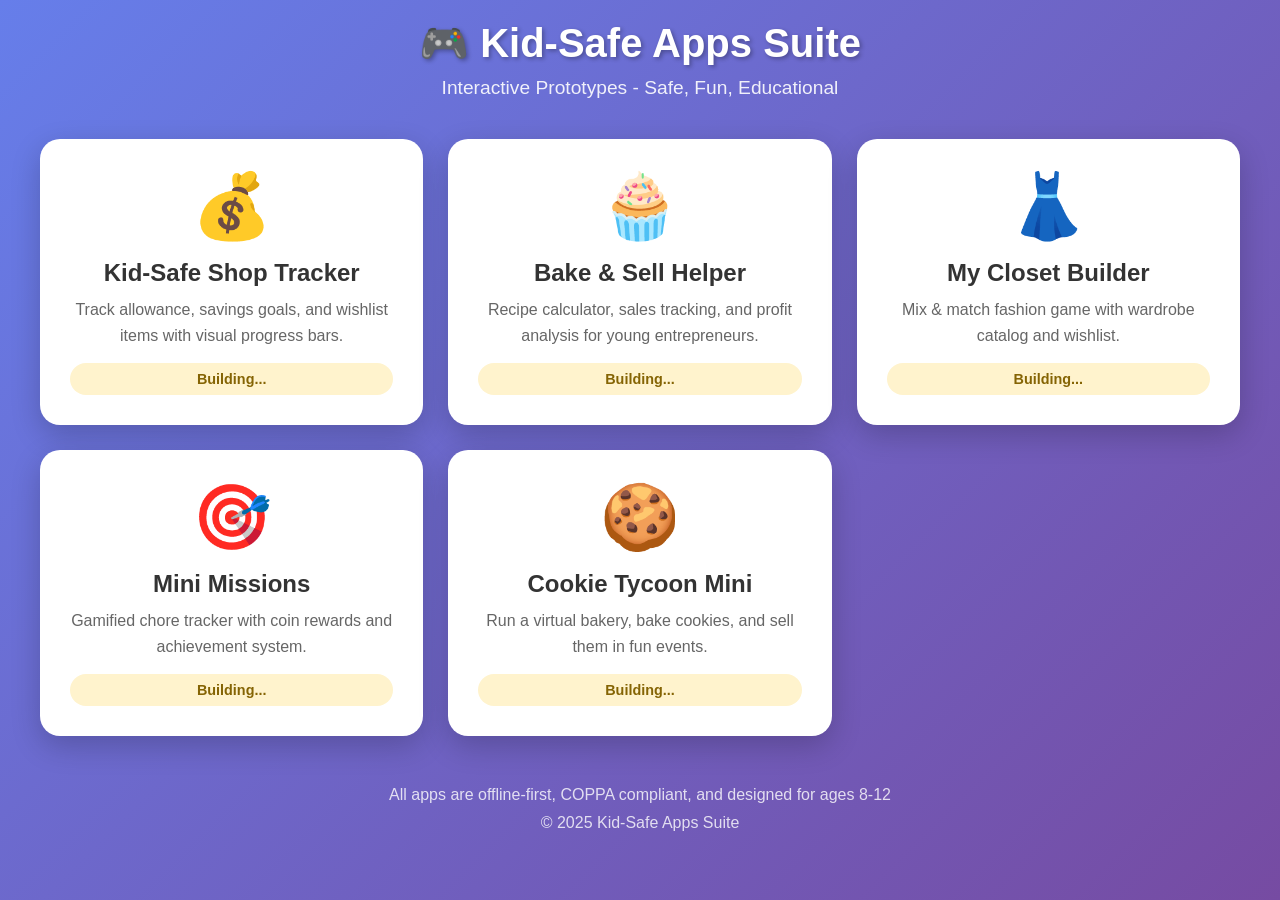
<file: prototypes/index.html>
<!DOCTYPE html>
<html lang="en">
<head>
    <meta charset="UTF-8">
    <meta name="viewport" content="width=device-width, initial-scale=1.0">
    <title>Kid-Safe Apps Suite - Prototypes</title>
    <style>
        * {
            margin: 0;
            padding: 0;
            box-sizing: border-box;
        }

        body {
            font-family: 'Arial', sans-serif;
            background: linear-gradient(135deg, #667eea 0%, #764ba2 100%);
            min-height: 100vh;
            display: flex;
            flex-direction: column;
            align-items: center;
            padding: 20px;
        }

        .header {
            text-align: center;
            color: white;
            margin-bottom: 40px;
        }

        .header h1 {
            font-size: 2.5em;
            margin-bottom: 10px;
            text-shadow: 2px 2px 4px rgba(0,0,0,0.3);
        }

        .header p {
            font-size: 1.2em;
            opacity: 0.9;
        }

        .apps-grid {
            display: grid;
            grid-template-columns: repeat(auto-fit, minmax(300px, 1fr));
            gap: 25px;
            max-width: 1200px;
            width: 100%;
        }

        .app-card {
            background: white;
            border-radius: 20px;
            padding: 30px;
            box-shadow: 0 10px 30px rgba(0,0,0,0.2);
            transition: transform 0.3s, box-shadow 0.3s;
            cursor: pointer;
            text-decoration: none;
            color: inherit;
            display: block;
        }

        .app-card:hover {
            transform: translateY(-10px);
            box-shadow: 0 15px 40px rgba(0,0,0,0.3);
        }

        .app-icon {
            font-size: 4em;
            text-align: center;
            margin-bottom: 15px;
        }

        .app-card h2 {
            color: #333;
            font-size: 1.5em;
            margin-bottom: 10px;
            text-align: center;
        }

        .app-card p {
            color: #666;
            text-align: center;
            line-height: 1.6;
            margin-bottom: 15px;
        }

        .app-status {
            text-align: center;
            padding: 8px;
            border-radius: 20px;
            font-weight: bold;
            font-size: 0.9em;
        }

        .status-ready {
            background: #d4edda;
            color: #155724;
        }

        .status-building {
            background: #fff3cd;
            color: #856404;
        }

        .footer {
            margin-top: 50px;
            color: white;
            text-align: center;
            opacity: 0.8;
        }

        @media (max-width: 768px) {
            .apps-grid {
                grid-template-columns: 1fr;
            }

            .header h1 {
                font-size: 2em;
            }
        }
    </style>
</head>
<body>
    <div class="header">
        <h1>🎮 Kid-Safe Apps Suite</h1>
        <p>Interactive Prototypes - Safe, Fun, Educational</p>
    </div>

    <div class="apps-grid">
        <a href="kid-safe-shop-tracker/index.html" class="app-card">
            <div class="app-icon">💰</div>
            <h2>Kid-Safe Shop Tracker</h2>
            <p>Track allowance, savings goals, and wishlist items with visual progress bars.</p>
            <div class="app-status status-building">Building...</div>
        </a>

        <a href="bake-and-sell-helper/index.html" class="app-card">
            <div class="app-icon">🧁</div>
            <h2>Bake & Sell Helper</h2>
            <p>Recipe calculator, sales tracking, and profit analysis for young entrepreneurs.</p>
            <div class="app-status status-building">Building...</div>
        </a>

        <a href="my-closet-builder/index.html" class="app-card">
            <div class="app-icon">👗</div>
            <h2>My Closet Builder</h2>
            <p>Mix & match fashion game with wardrobe catalog and wishlist.</p>
            <div class="app-status status-building">Building...</div>
        </a>

        <a href="mini-missions-app/index.html" class="app-card">
            <div class="app-icon">🎯</div>
            <h2>Mini Missions</h2>
            <p>Gamified chore tracker with coin rewards and achievement system.</p>
            <div class="app-status status-building">Building...</div>
        </a>

        <a href="cookie-tycoon-mini/index.html" class="app-card">
            <div class="app-icon">🍪</div>
            <h2>Cookie Tycoon Mini</h2>
            <p>Run a virtual bakery, bake cookies, and sell them in fun events.</p>
            <div class="app-status status-building">Building...</div>
        </a>
    </div>

    <div class="footer">
        <p>All apps are offline-first, COPPA compliant, and designed for ages 8-12</p>
        <p style="margin-top: 10px;">© 2025 Kid-Safe Apps Suite</p>
    </div>
</body>
</html>
</file>
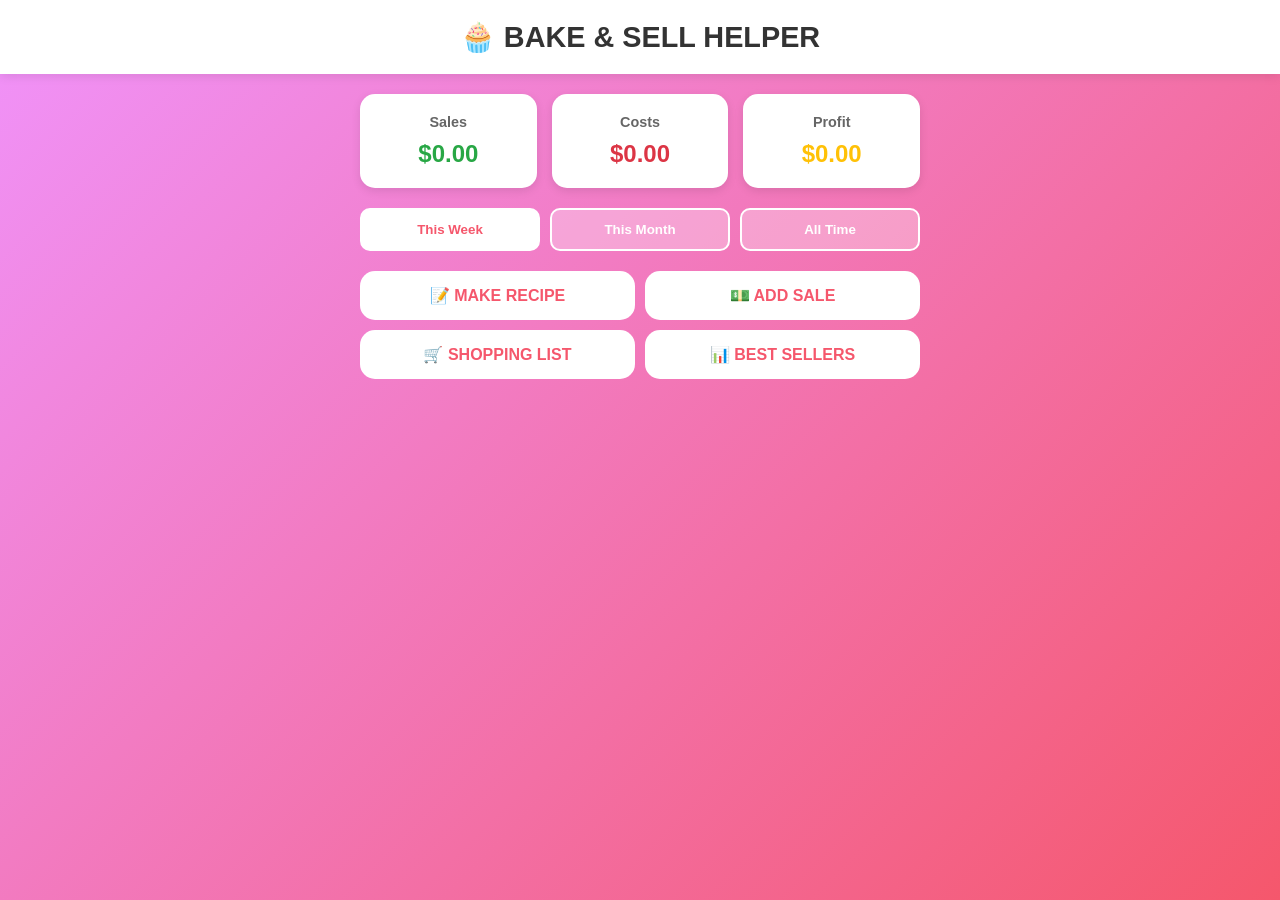
<file: prototypes/bake-and-sell-helper/index.html>
<!DOCTYPE html>
<html lang="en">
<head>
    <meta charset="UTF-8">
    <meta name="viewport" content="width=device-width, initial-scale=1.0">
    <title>🧁 Bake & Sell Helper</title>
    <link rel="stylesheet" href="css/styles.css">
</head>
<body>
    <!-- Dashboard View -->
    <div id="dashboard-view" class="view active">
        <header class="header">
            <h1>🧁 BAKE & SELL HELPER</h1>
        </header>

        <div class="container">
            <div class="stats-grid">
                <div class="stat-card green">
                    <h3>Sales</h3>
                    <div class="stat-amount" id="total-sales">$0.00</div>
                </div>
                <div class="stat-card red">
                    <h3>Costs</h3>
                    <div class="stat-amount" id="total-costs">$0.00</div>
                </div>
                <div class="stat-card gold">
                    <h3>Profit</h3>
                    <div class="stat-amount" id="total-profit">$0.00</div>
                </div>
            </div>

            <div class="period-selector">
                <button onclick="setPeriod('week')" class="period-btn active" id="btn-week">This Week</button>
                <button onclick="setPeriod('month')" class="period-btn" id="btn-month">This Month</button>
                <button onclick="setPeriod('all')" class="period-btn" id="btn-all">All Time</button>
            </div>

            <div class="quick-actions">
                <button class="btn btn-primary" onclick="showView('recipe-view')">
                    📝 MAKE RECIPE
                </button>
                <button class="btn btn-primary" onclick="showView('add-sale-view')">
                    💵 ADD SALE
                </button>
                <button class="btn btn-primary" onclick="showView('shopping-list-view')">
                    🛒 SHOPPING LIST
                </button>
                <button class="btn btn-primary" onclick="showView('best-sellers-view')">
                    📊 BEST SELLERS
                </button>
            </div>
        </div>
    </div>

    <!-- Recipe Calculator View -->
    <div id="recipe-view" class="view">
        <header class="header">
            <button class="back-btn" onclick="showView('dashboard-view')">← BACK</button>
            <h1>📝 RECIPE CALCULATOR</h1>
        </header>

        <div class="container">
            <div class="form">
                <div class="form-group">
                    <label>Choose Recipe:</label>
                    <select id="recipe-select" onchange="updateRecipeDisplay()">
                        <option value="chocolate-chip">Chocolate Chip Cookies</option>
                        <option value="sugar">Sugar Cookies</option>
                        <option value="oatmeal">Oatmeal Raisin</option>
                        <option value="brownies">Brownies</option>
                        <option value="cupcakes">Cupcakes</option>
                    </select>
                </div>

                <div class="form-group">
                    <label>How many do you need?</label>
                    <input type="number" id="recipe-quantity" value="24" min="1" oninput="updateRecipeDisplay()">
                    <span id="recipe-unit">cookies</span>
                </div>

                <div class="recipe-card" id="recipe-display">
                    <!-- Recipe ingredients will be populated here -->
                </div>

                <button class="btn btn-primary btn-large" onclick="addToShoppingList()">
                    📋 ADD TO SHOPPING LIST
                </button>
            </div>
        </div>
    </div>

    <!-- Add Sale View -->
    <div id="add-sale-view" class="view">
        <header class="header">
            <button class="back-btn" onclick="showView('dashboard-view')">← BACK</button>
            <h1>💵 ADD SALE</h1>
        </header>

        <div class="container">
            <form id="add-sale-form" class="form">
                <div class="form-group">
                    <label>What did you sell?</label>
                    <select id="sale-product">
                        <option value="chocolate-chip">Chocolate Chip Cookies</option>
                        <option value="sugar">Sugar Cookies</option>
                        <option value="oatmeal">Oatmeal Raisin</option>
                        <option value="brownies">Brownies</option>
                        <option value="cupcakes">Cupcakes</option>
                    </select>
                </div>

                <div class="form-group">
                    <label>How many?</label>
                    <input type="number" id="sale-quantity" value="12" min="1" required>
                </div>

                <div class="form-group">
                    <label>Price per item: $</label>
                    <input type="number" id="sale-price" value="1.00" step="0.01" min="0.01" required>
                </div>

                <div class="total-display">
                    Total: <span id="sale-total">$12.00</span>
                </div>

                <div class="form-group">
                    <label>Customer (optional):</label>
                    <input type="text" id="sale-customer" placeholder="e.g., Mrs. Johnson">
                </div>

                <button type="submit" class="btn btn-primary btn-large">
                    SAVE SALE
                </button>
            </form>
        </div>
    </div>

    <!-- Shopping List View -->
    <div id="shopping-list-view" class="view">
        <header class="header">
            <button class="back-btn" onclick="showView('dashboard-view')">← BACK</button>
            <h1>🛒 SHOPPING LIST</h1>
        </header>

        <div class="container">
            <div class="shopping-controls">
                <button class="btn btn-secondary" onclick="clearChecked()">
                    CLEAR CHECKED
                </button>
                <button class="btn btn-primary" onclick="addCustomItem()">
                    + ADD CUSTOM
                </button>
            </div>

            <div id="shopping-list">
                <p class="empty-state">Shopping list is empty. Add items from the recipe calculator!</p>
            </div>

            <div class="shopping-footer">
                <button class="btn btn-danger" onclick="clearShoppingList()">
                    CLEAR ALL
                </button>
            </div>
        </div>
    </div>

    <!-- Best Sellers View -->
    <div id="best-sellers-view" class="view">
        <header class="header">
            <button class="back-btn" onclick="showView('dashboard-view')">← BACK</button>
            <h1>📊 BEST SELLERS</h1>
        </header>

        <div class="container">
            <div id="best-sellers-list"></div>
        </div>
    </div>

    <script src="js/app.js"></script>
</body>
</html>
</file>
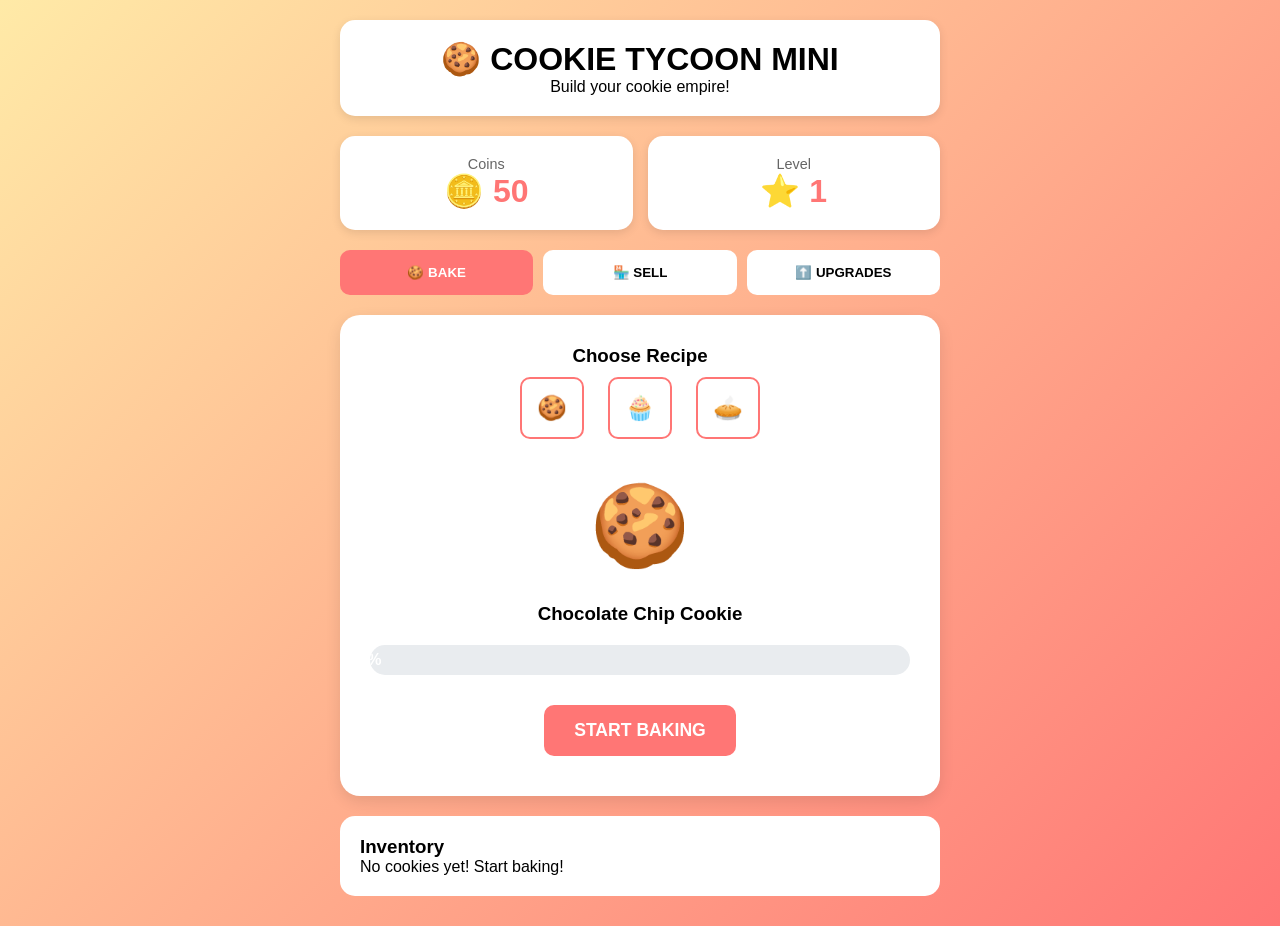
<file: prototypes/cookie-tycoon-mini/index.html>
<!DOCTYPE html>
<html lang="en">
<head>
    <meta charset="UTF-8">
    <meta name="viewport" content="width=device-width, initial-scale=1.0">
    <title>🍪 Cookie Tycoon Mini</title>
    <style>
        * { margin: 0; padding: 0; box-sizing: border-box; }
        body {
            font-family: Arial, sans-serif;
            background: linear-gradient(135deg, #ffeaa7 0%, #ff7675 100%);
            min-height: 100vh;
            padding: 20px;
        }
        .header {
            background: white;
            padding: 20px;
            border-radius: 15px;
            text-align: center;
            margin-bottom: 20px;
            box-shadow: 0 3px 10px rgba(0,0,0,0.1);
        }
        .container { max-width: 600px; margin: 0 auto; }
        .stats {
            display: grid;
            grid-template-columns: 1fr 1fr;
            gap: 15px;
            margin-bottom: 20px;
        }
        .stat-card {
            background: white;
            padding: 20px;
            border-radius: 15px;
            text-align: center;
            box-shadow: 0 3px 10px rgba(0,0,0,0.1);
        }
        .stat-label { color: #666; font-size: 0.9em; }
        .stat-value { font-size: 2em; font-weight: bold; color: #ff7675; }
        .tabs {
            display: grid;
            grid-template-columns: 1fr 1fr 1fr;
            gap: 10px;
            margin-bottom: 20px;
        }
        .tab {
            padding: 15px;
            background: white;
            border: none;
            border-radius: 10px;
            cursor: pointer;
            font-weight: bold;
            transition: all 0.3s;
        }
        .tab.active { background: #ff7675; color: white; }
        .view { display: none; }
        .view.active { display: block; }
        .bake-area {
            background: white;
            border-radius: 20px;
            padding: 30px;
            text-align: center;
            margin-bottom: 20px;
            box-shadow: 0 5px 15px rgba(0,0,0,0.1);
        }
        .cookie-display {
            font-size: 5em;
            margin: 30px 0;
        }
        .progress-bar {
            background: #e9ecef;
            height: 30px;
            border-radius: 15px;
            overflow: hidden;
            margin: 20px 0;
        }
        .progress-fill {
            background: linear-gradient(90deg, #ff7675, #ffeaa7);
            height: 100%;
            transition: width 0.3s;
            display: flex;
            align-items: center;
            justify-content: center;
            color: white;
            font-weight: bold;
        }
        .recipe-btn {
            padding: 15px;
            margin: 10px;
            background: white;
            border: 2px solid #ff7675;
            border-radius: 10px;
            cursor: pointer;
            font-size: 1.5em;
            transition: all 0.3s;
        }
        .recipe-btn:hover {
            background: #ff7675;
            transform: scale(1.05);
        }
        .recipe-btn.selected { background: #ff7675; }
        .btn {
            padding: 15px 30px;
            background: #ff7675;
            color: white;
            border: none;
            border-radius: 10px;
            font-size: 1.1em;
            font-weight: bold;
            cursor: pointer;
            margin: 10px;
            transition: all 0.3s;
        }
        .btn:hover { background: #e66767; transform: translateY(-2px); }
        .btn:disabled { background: #ccc; cursor: not-allowed; transform: none; }
        .upgrade-item {
            background: white;
            padding: 20px;
            border-radius: 15px;
            margin: 10px 0;
            display: flex;
            justify-content: space-between;
            align-items: center;
            box-shadow: 0 3px 10px rgba(0,0,0,0.1);
        }
        .upgrade-info h3 { margin-bottom: 5px; }
        .upgrade-info p { color: #666; font-size: 0.9em; }
        .customer {
            background: white;
            padding: 20px;
            border-radius: 15px;
            margin: 10px 0;
            text-align: center;
        }
        .inventory {
            background: white;
            padding: 20px;
            border-radius: 15px;
            margin: 10px 0;
        }
    </style>
</head>
<body>
    <div class="container">
        <div class="header">
            <h1>🍪 COOKIE TYCOON MINI</h1>
            <p>Build your cookie empire!</p>
        </div>

        <div class="stats">
            <div class="stat-card">
                <div class="stat-label">Coins</div>
                <div class="stat-value">🪙 <span id="coins">50</span></div>
            </div>
            <div class="stat-card">
                <div class="stat-label">Level</div>
                <div class="stat-value">⭐ <span id="level">1</span></div>
            </div>
        </div>

        <div class="tabs">
            <button class="tab active" onclick="showTab('bake')">🍪 BAKE</button>
            <button class="tab" onclick="showTab('sell')">🏪 SELL</button>
            <button class="tab" onclick="showTab('upgrades')">⬆️ UPGRADES</button>
        </div>

        <!-- Bake Tab -->
        <div id="bake" class="view active">
            <div class="bake-area">
                <h3>Choose Recipe</h3>
                <div>
                    <button class="recipe-btn" onclick="selectRecipe('🍪', 'Chocolate Chip')">🍪</button>
                    <button class="recipe-btn" onclick="selectRecipe('🧁', 'Cupcake')">🧁</button>
                    <button class="recipe-btn" onclick="selectRecipe('🥧', 'Pie')">🥧</button>
                </div>

                <div class="cookie-display" id="cookie-display">🍪</div>
                <h3 id="recipe-name">Chocolate Chip Cookie</h3>

                <div class="progress-bar">
                    <div class="progress-fill" id="bake-progress" style="width: 0%">0%</div>
                </div>

                <button class="btn" id="bake-btn" onclick="startBaking()">START BAKING</button>
            </div>

            <div class="inventory">
                <h3>Inventory</h3>
                <div id="inventory-list"></div>
            </div>
        </div>

        <!-- Sell Tab -->
        <div id="sell" class="view">
            <div id="customers-area"></div>
        </div>

        <!-- Upgrades Tab -->
        <div id="upgrades" class="view">
            <div id="upgrades-list"></div>
        </div>
    </div>

    <script>
        let gameData = {
            coins: 50,
            level: 1,
            xp: 0,
            inventory: {},
            upgrades: {
                ovenSpeed: 1,
                batchSize: 1
            }
        };

        const recipes = {
            '🍪': { name: 'Chocolate Chip Cookie', time: 3000, xp: 5 },
            '🧁': { name: 'Cupcake', time: 5000, xp: 10 },
            '🥧': { name: 'Pie', time: 8000, xp: 15 }
        };

        let currentRecipe = '🍪';
        let baking = false;
        let customers = [];

        function loadData() {
            const saved = localStorage.getItem('cookieTycoonData');
            if (saved) gameData = JSON.parse(saved);
            updateUI();
        }

        function saveData() {
            localStorage.setItem('cookieTycoonData', JSON.stringify(gameData));
        }

        function showTab(tab) {
            document.querySelectorAll('.view').forEach(v => v.classList.remove('active'));
            document.querySelectorAll('.tab').forEach(t => t.classList.remove('active'));
            document.getElementById(tab).classList.add('active');
            event.target.classList.add('active');

            if (tab === 'sell') generateCustomers();
            if (tab === 'upgrades') renderUpgrades();
        }

        function selectRecipe(emoji, name) {
            currentRecipe = emoji;
            document.getElementById('cookie-display').textContent = emoji;
            document.getElementById('recipe-name').textContent = recipes[emoji].name;

            document.querySelectorAll('.recipe-btn').forEach(btn => {
                btn.classList.remove('selected');
            });
            event.target.classList.add('selected');
        }

        function startBaking() {
            if (baking) return;

            baking = true;
            const recipe = recipes[currentRecipe];
            const time = recipe.time / gameData.upgrades.ovenSpeed;
            const startTime = Date.now();

            document.getElementById('bake-btn').disabled = true;

            const interval = setInterval(() => {
                const elapsed = Date.now() - startTime;
                const progress = Math.min((elapsed / time) * 100, 100);

                document.getElementById('bake-progress').style.width = progress + '%';
                document.getElementById('bake-progress').textContent = Math.round(progress) + '%';

                if (progress >= 100) {
                    clearInterval(interval);
                    completeBake();
                }
            }, 100);
        }

        function completeBake() {
            const recipe = recipes[currentRecipe];
            const amount = gameData.upgrades.batchSize;

            gameData.inventory[currentRecipe] = (gameData.inventory[currentRecipe] || 0) + amount;
            gameData.xp += recipe.xp;

            // Level up check
            if (gameData.xp >= gameData.level * 20) {
                gameData.level++;
                gameData.xp = 0;
                alert(`🎉 Level up! You're now level ${gameData.level}!`);
            }

            baking = false;
            document.getElementById('bake-btn').disabled = false;
            document.getElementById('bake-progress').style.width = '0%';
            document.getElementById('bake-progress').textContent = '0%';

            saveData();
            updateUI();

            alert(`✓ Baked ${amount} ${recipes[currentRecipe].name}!`);
        }

        function updateUI() {
            document.getElementById('coins').textContent = gameData.coins;
            document.getElementById('level').textContent = gameData.level;

            // Update inventory
            const invList = document.getElementById('inventory-list');
            if (Object.keys(gameData.inventory).length === 0) {
                invList.innerHTML = '<p>No cookies yet! Start baking!</p>';
            } else {
                invList.innerHTML = Object.entries(gameData.inventory).map(([emoji, count]) => `
                    <div style="display:flex; justify-content:space-between; padding:10px 0;">
                        <span>${emoji} ${recipes[emoji].name}</span>
                        <strong>${count}</strong>
                    </div>
                `).join('');
            }
        }

        function generateCustomers() {
            const area = document.getElementById('customers-area');

            if (Object.keys(gameData.inventory).length === 0) {
                area.innerHTML = '<div class="customer"><p>Bake some cookies first!</p></div>';
                return;
            }

            const availableItems = Object.keys(gameData.inventory).filter(k => gameData.inventory[k] > 0);
            if (availableItems.length === 0) {
                area.innerHTML = '<div class="customer"><p>All sold out! Bake more cookies!</p></div>';
                return;
            }

            customers = availableItems.map(emoji => ({
                emoji,
                price: (gameData.level * 5) + Math.floor(Math.random() * 10)
            }));

            area.innerHTML = customers.map((c, i) => `
                <div class="customer">
                    <div style="font-size: 3em; margin-bottom: 10px;">👤</div>
                    <p>"I want ${c.emoji}!"</p>
                    <button class="btn" onclick="sellTo(${i})">
                        SELL FOR ${c.price}🪙
                    </button>
                </div>
            `).join('');
        }

        function sellTo(index) {
            const customer = customers[index];

            if (gameData.inventory[customer.emoji] > 0) {
                gameData.inventory[customer.emoji]--;
                gameData.coins += customer.price;

                saveData();
                updateUI();
                generateCustomers();

                alert(`✓ Sold for ${customer.price}🪙!`);
            }
        }

        function renderUpgrades() {
            const upgrades = [
                {
                    name: '🔥 Faster Oven',
                    desc: 'Bake 2x faster',
                    cost: 100,
                    owned: gameData.upgrades.ovenSpeed > 1,
                    buy: () => {
                        if (gameData.coins >= 100 && gameData.upgrades.ovenSpeed === 1) {
                            gameData.coins -= 100;
                            gameData.upgrades.ovenSpeed = 2;
                            saveData();
                            updateUI();
                            renderUpgrades();
                        }
                    }
                },
                {
                    name: '📦 Bigger Batches',
                    desc: 'Bake 3 at once',
                    cost: 150,
                    owned: gameData.upgrades.batchSize > 1,
                    buy: () => {
                        if (gameData.coins >= 150 && gameData.upgrades.batchSize === 1) {
                            gameData.coins -= 150;
                            gameData.upgrades.batchSize = 3;
                            saveData();
                            updateUI();
                            renderUpgrades();
                        }
                    }
                }
            ];

            const list = document.getElementById('upgrades-list');
            list.innerHTML = upgrades.map((u, i) => `
                <div class="upgrade-item">
                    <div class="upgrade-info">
                        <h3>${u.name}</h3>
                        <p>${u.desc}</p>
                    </div>
                    <button class="btn" onclick="buyUpgrade(${i})" ${u.owned ? 'disabled' : ''}>
                        ${u.owned ? '✓ OWNED' : u.cost + '🪙'}
                    </button>
                </div>
            `).join('');

            window.upgradeFunctions = upgrades.map(u => u.buy);
        }

        function buyUpgrade(index) {
            window.upgradeFunctions[index]();
        }

        loadData();
    </script>
</body>
</html>
</file>
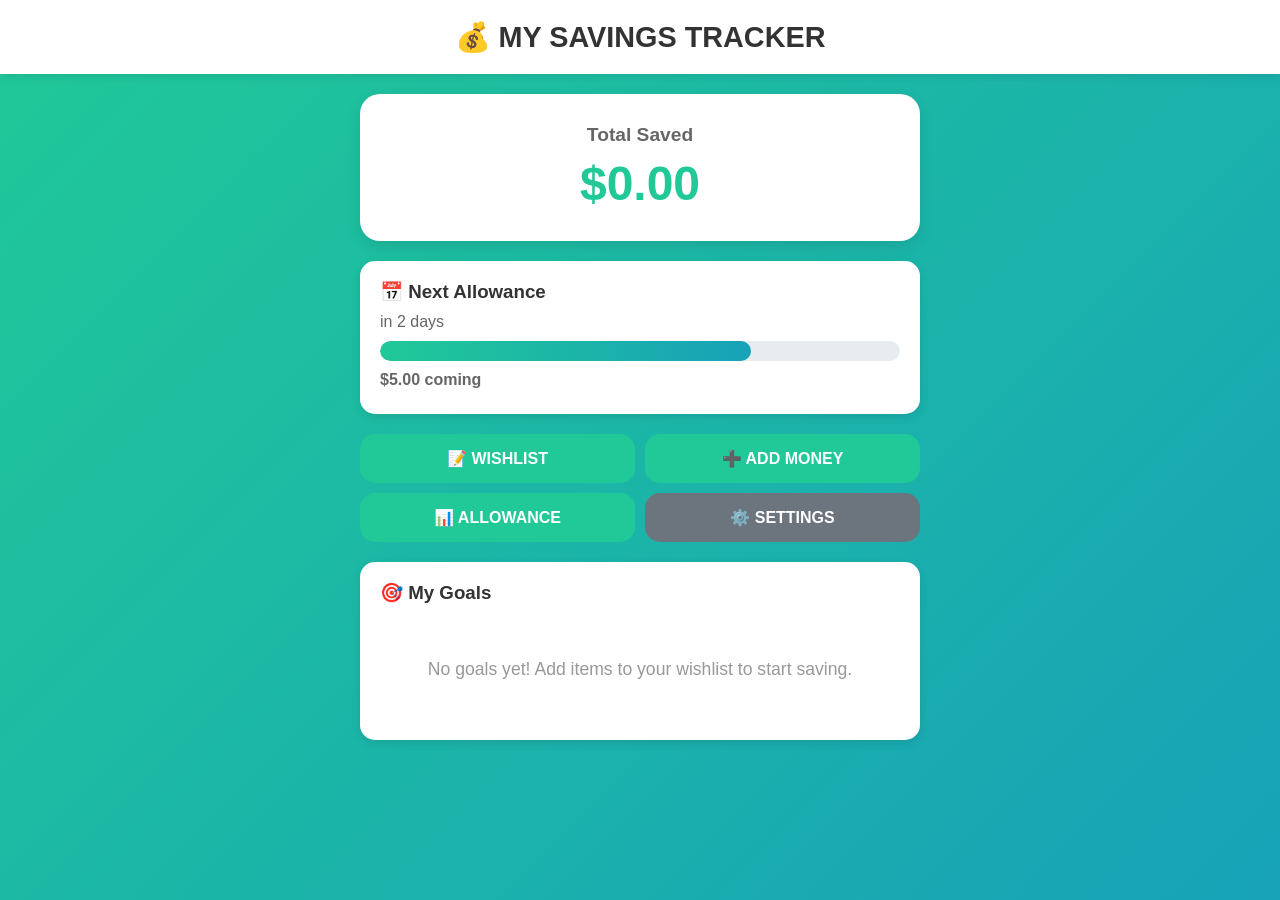
<file: prototypes/kid-safe-shop-tracker/index.html>
<!DOCTYPE html>
<html lang="en">
<head>
    <meta charset="UTF-8">
    <meta name="viewport" content="width=device-width, initial-scale=1.0">
    <title>💰 Kid-Safe Shop Tracker</title>
    <link rel="stylesheet" href="css/styles.css">
</head>
<body>
    <!-- Dashboard View -->
    <div id="dashboard-view" class="view active">
        <header class="header">
            <h1>💰 MY SAVINGS TRACKER</h1>
        </header>

        <div class="container">
            <div class="balance-card">
                <h2>Total Saved</h2>
                <div class="balance-amount" id="balance-amount">$0.00</div>
            </div>

            <div class="allowance-info">
                <h3>📅 Next Allowance</h3>
                <p id="allowance-countdown">in <span id="days-until">0</span> days</p>
                <div class="progress-bar">
                    <div class="progress-fill" id="allowance-progress"></div>
                </div>
                <p class="allowance-amount">$<span id="weekly-allowance">5.00</span> coming</p>
            </div>

            <div class="quick-actions">
                <button class="btn btn-primary" onclick="showView('wishlist-view')">📝 WISHLIST</button>
                <button class="btn btn-primary" onclick="showView('add-money-view')">➕ ADD MONEY</button>
                <button class="btn btn-primary" onclick="showView('allowance-view')">📊 ALLOWANCE</button>
                <button class="btn btn-secondary" onclick="showView('settings-view')">⚙️ SETTINGS</button>
            </div>

            <div class="goals-section">
                <h3>🎯 My Goals</h3>
                <div id="goals-list"></div>
                <p class="empty-state" id="empty-goals" style="display:none;">
                    No goals yet! Add items to your wishlist to start saving.
                </p>
            </div>
        </div>
    </div>

    <!-- Wishlist View -->
    <div id="wishlist-view" class="view">
        <header class="header">
            <button class="back-btn" onclick="showView('dashboard-view')">← BACK</button>
            <h1>📝 WISHLIST</h1>
        </header>

        <div class="container">
            <button class="btn btn-primary btn-large" onclick="showView('add-item-view')">
                ➕ ADD NEW ITEM
            </button>

            <div id="wishlist-items"></div>
            <p class="empty-state" id="empty-wishlist" style="display:none;">
                Your wishlist is empty. Add your first item!
            </p>
        </div>
    </div>

    <!-- Add Item View -->
    <div id="add-item-view" class="view">
        <header class="header">
            <button class="back-btn" onclick="showView('wishlist-view')">← BACK</button>
            <h1>ADD TO WISHLIST</h1>
        </header>

        <div class="container">
            <form id="add-item-form" class="form">
                <div class="form-group">
                    <label>Item Name:</label>
                    <input type="text" id="item-name" required placeholder="e.g., Video Game">
                </div>

                <div class="form-group">
                    <label>Price: $</label>
                    <input type="number" id="item-price" step="0.01" min="0.01" required placeholder="0.00">
                </div>

                <div class="form-group">
                    <label>Store (optional):</label>
                    <input type="text" id="item-store" placeholder="e.g., Target">
                </div>

                <div class="form-group">
                    <label>Category:</label>
                    <select id="item-category">
                        <option value="toys">🎮 Toys & Games</option>
                        <option value="clothes">👕 Clothes</option>
                        <option value="books">📚 Books</option>
                        <option value="other">✨ Other</option>
                    </select>
                </div>

                <button type="submit" class="btn btn-primary btn-large">
                    SAVE TO WISHLIST
                </button>
            </form>
        </div>
    </div>

    <!-- Item Detail View -->
    <div id="item-detail-view" class="view">
        <header class="header">
            <button class="back-btn" onclick="showView('wishlist-view')">← BACK</button>
            <h1 id="detail-icon">🎮</h1>
        </header>

        <div class="container">
            <div class="item-detail-card">
                <h2 id="detail-name">Item Name</h2>
                <p class="detail-info">
                    <strong>Price:</strong> $<span id="detail-price">0.00</span><br>
                    <strong>Store:</strong> <span id="detail-store">-</span>
                </p>

                <h3>Progress:</h3>
                <div class="progress-bar large">
                    <div class="progress-fill" id="detail-progress"></div>
                </div>
                <div class="progress-stats">
                    <p>Saved: $<span id="detail-saved">0.00</span></p>
                    <p>Need: $<span id="detail-need">0.00</span></p>
                </div>

                <div class="time-estimate" id="detail-time-estimate"></div>

                <div class="button-group">
                    <button class="btn btn-danger" onclick="deleteItem()">🗑️ DELETE</button>
                    <button class="btn btn-success" onclick="purchaseItem()">✅ MARK PURCHASED</button>
                </div>
            </div>
        </div>
    </div>

    <!-- Add Money View -->
    <div id="add-money-view" class="view">
        <header class="header">
            <button class="back-btn" onclick="showView('dashboard-view')">← BACK</button>
            <h1>➕ ADD MONEY</h1>
        </header>

        <div class="container">
            <form id="add-money-form" class="form">
                <div class="form-group">
                    <label>Amount: $</label>
                    <input type="number" id="money-amount" step="0.01" min="0.01" required placeholder="0.00">
                </div>

                <div class="form-group">
                    <label>Source:</label>
                    <select id="money-source">
                        <option value="allowance">📅 Allowance</option>
                        <option value="gift">🎁 Gift</option>
                        <option value="chore">🧹 Extra Chore</option>
                        <option value="other">✨ Other</option>
                    </select>
                </div>

                <div class="form-group">
                    <label>Note (optional):</label>
                    <input type="text" id="money-note" placeholder="e.g., Birthday money">
                </div>

                <button type="submit" class="btn btn-primary btn-large">
                    ADD TO SAVINGS
                </button>
            </form>
        </div>
    </div>

    <!-- Allowance View -->
    <div id="allowance-view" class="view">
        <header class="header">
            <button class="back-btn" onclick="showView('dashboard-view')">← BACK</button>
            <h1>📊 ALLOWANCE TRACKER</h1>
        </header>

        <div class="container">
            <div class="allowance-card">
                <h3>Weekly Allowance: $<span id="current-allowance">5.00</span></h3>
                <p>Next Payment: <span id="next-payment-date">Sunday</span></p>

                <h4>⏰ Countdown</h4>
                <div class="countdown" id="countdown-display">0 days</div>
                <div class="progress-bar">
                    <div class="progress-fill" id="week-progress"></div>
                </div>
            </div>

            <h3>📊 This Month</h3>
            <div id="allowance-history"></div>

            <h3>🎁 Bonuses This Month</h3>
            <div id="bonus-history"></div>
        </div>
    </div>

    <!-- Settings View -->
    <div id="settings-view" class="view">
        <header class="header">
            <button class="back-btn" onclick="showView('dashboard-view')">← BACK</button>
            <h1>⚙️ SETTINGS</h1>
        </header>

        <div class="container">
            <form id="settings-form" class="form">
                <div class="form-group">
                    <label>Weekly Allowance: $</label>
                    <input type="number" id="settings-allowance" step="0.01" min="0" placeholder="5.00">
                </div>

                <div class="form-group">
                    <label>Allowance Day:</label>
                    <select id="settings-day">
                        <option value="0">Sunday</option>
                        <option value="1">Monday</option>
                        <option value="2">Tuesday</option>
                        <option value="3">Wednesday</option>
                        <option value="4">Thursday</option>
                        <option value="5">Friday</option>
                        <option value="6">Saturday</option>
                    </select>
                </div>

                <button type="submit" class="btn btn-primary btn-large">
                    SAVE SETTINGS
                </button>
            </form>

            <div class="danger-zone">
                <h3>⚠️ Danger Zone</h3>
                <button class="btn btn-danger" onclick="resetApp()">
                    RESET ALL DATA
                </button>
            </div>
        </div>
    </div>

    <script src="js/app.js"></script>
</body>
</html>
</file>
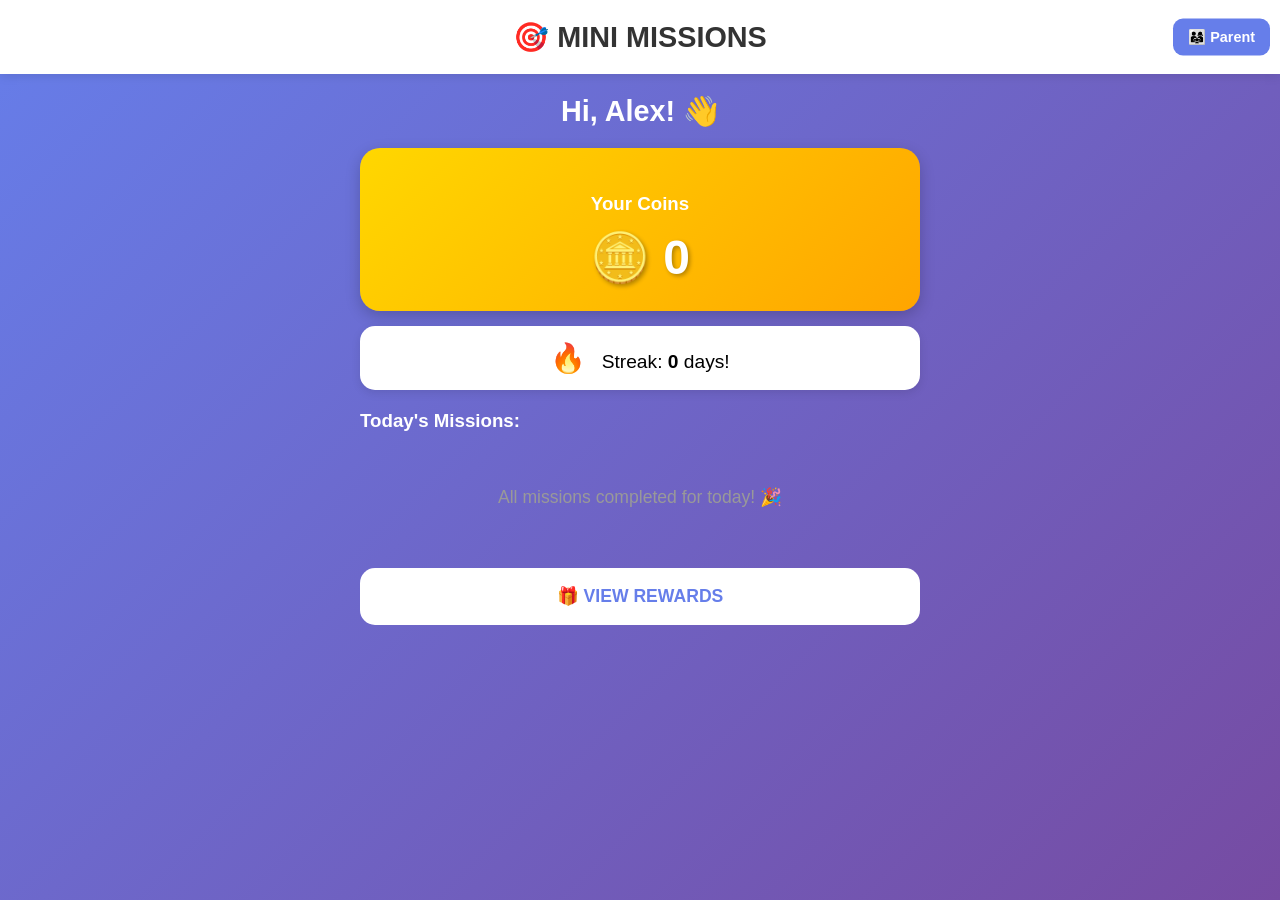
<file: prototypes/mini-missions-app/index.html>
<!DOCTYPE html>
<html lang="en">
<head>
    <meta charset="UTF-8">
    <meta name="viewport" content="width=device-width, initial-scale=1.0">
    <title>🎯 Mini Missions</title>
    <link rel="stylesheet" href="css/styles.css">
</head>
<body>
    <!-- Kid Dashboard -->
    <div id="kid-view" class="view active">
        <header class="header">
            <h1>🎯 MINI MISSIONS</h1>
            <button class="mode-switch" onclick="switchToParent()">👨‍👩‍👧 Parent</button>
        </header>

        <div class="container">
            <div class="welcome">
                <h2>Hi, <span id="child-name">Alex</span>! 👋</h2>
            </div>

            <div class="coins-card">
                <h3>Your Coins</h3>
                <div class="coins-amount">🪙 <span id="coin-balance">0</span></div>
            </div>

            <div class="streak-card">
                <span class="streak-icon">🔥</span>
                <span>Streak: <strong id="streak-count">0</strong> days!</span>
            </div>

            <h3>Today's Missions:</h3>
            <div id="missions-list"></div>

            <button class="btn btn-primary btn-large" onclick="showView('rewards-view')">
                🎁 VIEW REWARDS
            </button>
        </div>
    </div>

    <!-- Parent Dashboard -->
    <div id="parent-view" class="view">
        <header class="header">
            <h1>👨‍👩‍👧 PARENT DASHBOARD</h1>
            <button class="mode-switch" onclick="showView('kid-view')">🎯 Kid View</button>
        </header>

        <div class="container">
            <div class="stats-summary">
                <div class="stat-item">
                    <div class="stat-value" id="pending-count">0</div>
                    <div class="stat-label">Pending Approvals</div>
                </div>
                <div class="stat-item">
                    <div class="stat-value" id="weekly-completed">0</div>
                    <div class="stat-label">Completed This Week</div>
                </div>
            </div>

            <div class="pending-section" id="pending-section">
                <h3>⏰ Pending Approvals</h3>
                <div id="pending-list"></div>
            </div>

            <div class="quick-actions">
                <button class="btn btn-primary" onclick="showView('create-mission-view')">
                    ➕ CREATE MISSION
                </button>
                <button class="btn btn-secondary" onclick="showView('manage-rewards-view')">
                    🎁 MANAGE REWARDS
                </button>
            </div>

            <h3>All Missions:</h3>
            <div id="parent-missions-list"></div>
        </div>
    </div>

    <!-- Create Mission View -->
    <div id="create-mission-view" class="view">
        <header class="header">
            <button class="back-btn" onclick="showView('parent-view')">← BACK</button>
            <h1>CREATE MISSION</h1>
        </header>

        <div class="container">
            <form id="create-mission-form" class="form">
                <div class="form-group">
                    <label>Mission Name:</label>
                    <input type="text" id="mission-name" required placeholder="e.g., Make your bed">
                </div>

                <div class="form-group">
                    <label>Coin Reward: 🪙</label>
                    <input type="number" id="mission-coins" value="5" min="1" required>
                </div>

                <div class="form-group">
                    <label>Difficulty:</label>
                    <select id="mission-difficulty">
                        <option value="easy">Easy (5-10 min)</option>
                        <option value="medium">Medium (15-30 min)</option>
                        <option value="hard">Hard (1+ hour)</option>
                    </select>
                </div>

                <div class="form-group">
                    <label>Repeat:</label>
                    <select id="mission-repeat">
                        <option value="once">One-time</option>
                        <option value="daily">Daily</option>
                        <option value="weekly">Weekly</option>
                    </select>
                </div>

                <button type="submit" class="btn btn-primary btn-large">
                    CREATE MISSION
                </button>
            </form>
        </div>
    </div>

    <!-- Rewards Store View -->
    <div id="rewards-view" class="view">
        <header class="header">
            <button class="back-btn" onclick="showView('kid-view')">← BACK</button>
            <h1>🎁 REWARDS STORE</h1>
        </header>

        <div class="container">
            <div class="your-coins">
                You have: 🪙 <span id="rewards-coins">0</span>
            </div>

            <div id="rewards-list"></div>
        </div>
    </div>

    <!-- Manage Rewards View -->
    <div id="manage-rewards-view" class="view">
        <header class="header">
            <button class="back-btn" onclick="showView('parent-view')">← BACK</button>
            <h1>MANAGE REWARDS</h1>
        </header>

        <div class="container">
            <form id="add-reward-form" class="form">
                <h3>Add New Reward</h3>

                <div class="form-group">
                    <label>Reward Name:</label>
                    <input type="text" id="reward-name" required placeholder="e.g., Ice cream trip">
                </div>

                <div class="form-group">
                    <label>Cost: 🪙</label>
                    <input type="number" id="reward-cost" value="25" min="1" required>
                </div>

                <div class="form-group">
                    <label>Type:</label>
                    <select id="reward-type">
                        <option value="treat">🍦 Treat</option>
                        <option value="toy">🎮 Toy</option>
                        <option value="activity">🎉 Activity</option>
                        <option value="screen-time">📱 Screen Time</option>
                    </select>
                </div>

                <button type="submit" class="btn btn-primary">ADD REWARD</button>
            </form>

            <h3>Current Rewards:</h3>
            <div id="current-rewards-list"></div>
        </div>
    </div>

    <script src="js/app.js"></script>
</body>
</html>
</file>
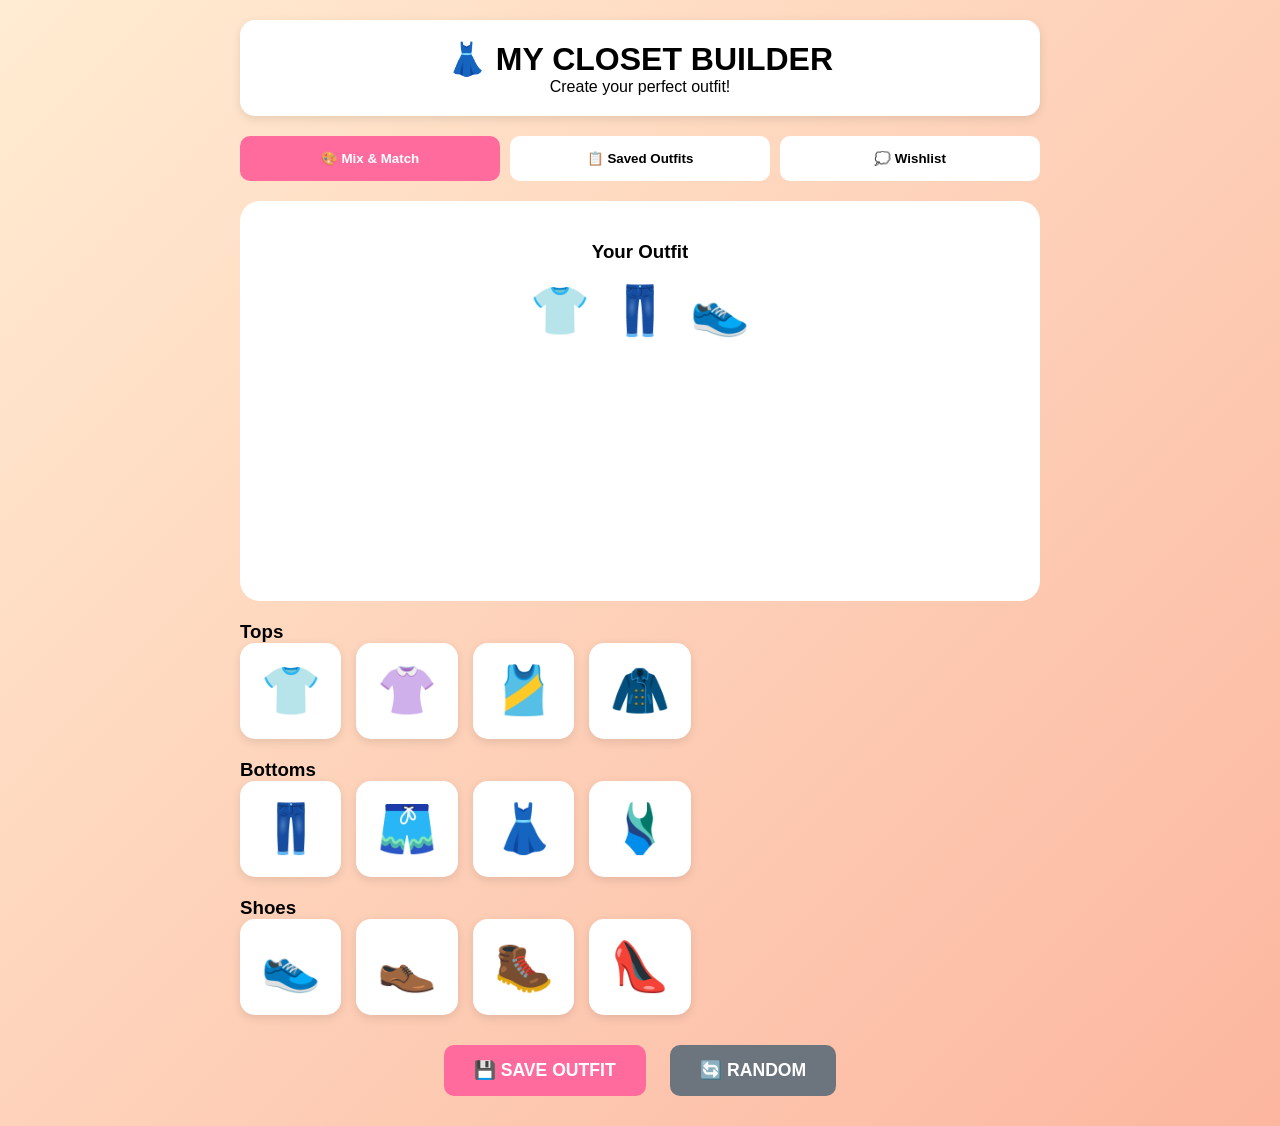
<file: prototypes/my-closet-builder/index.html>
<!DOCTYPE html>
<html lang="en">
<head>
    <meta charset="UTF-8">
    <meta name="viewport" content="width=device-width, initial-scale=1.0">
    <title>👗 My Closet Builder</title>
    <style>
        * { margin: 0; padding: 0; box-sizing: border-box; }
        body {
            font-family: Arial, sans-serif;
            background: linear-gradient(135deg, #ffecd2 0%, #fcb69f 100%);
            min-height: 100vh;
            padding: 20px;
        }
        .header {
            background: white;
            padding: 20px;
            border-radius: 15px;
            text-align: center;
            margin-bottom: 20px;
            box-shadow: 0 3px 10px rgba(0,0,0,0.1);
        }
        .container { max-width: 800px; margin: 0 auto; }
        .tabs {
            display: flex;
            gap: 10px;
            margin-bottom: 20px;
        }
        .tab {
            flex: 1;
            padding: 15px;
            background: white;
            border: none;
            border-radius: 10px;
            cursor: pointer;
            font-weight: bold;
            transition: all 0.3s;
        }
        .tab.active { background: #ff6b9d; color: white; }
        .view { display: none; }
        .view.active { display: block; }
        .doll-area {
            background: white;
            border-radius: 20px;
            padding: 40px;
            text-align: center;
            margin-bottom: 20px;
            min-height: 400px;
            position: relative;
        }
        .doll-display {
            font-size: 8em;
            margin: 20px 0;
        }
        .outfit-display {
            display: flex;
            justify-content: center;
            gap: 20px;
            font-size: 3em;
            margin-top: 20px;
        }
        .clothing-grid {
            display: grid;
            grid-template-columns: repeat(auto-fill, minmax(100px, 1fr));
            gap: 15px;
        }
        .clothing-item {
            background: white;
            padding: 20px;
            border-radius: 15px;
            text-align: center;
            font-size: 3em;
            cursor: pointer;
            transition: all 0.3s;
            box-shadow: 0 3px 10px rgba(0,0,0,0.1);
        }
        .clothing-item:hover {
            transform: translateY(-5px);
            box-shadow: 0 5px 15px rgba(0,0,0,0.2);
        }
        .clothing-item.selected {
            background: #ff6b9d;
        }
        .btn {
            padding: 15px 30px;
            background: #ff6b9d;
            color: white;
            border: none;
            border-radius: 10px;
            font-size: 1.1em;
            font-weight: bold;
            cursor: pointer;
            margin: 10px;
        }
        .btn:hover { background: #ff4081; }
        .btn-secondary { background: #6c757d; }
        .btn-secondary:hover { background: #5a6268; }
        .saved-outfit {
            background: white;
            padding: 20px;
            border-radius: 15px;
            margin: 10px 0;
            box-shadow: 0 3px 10px rgba(0,0,0,0.1);
        }
        .wishlist-item {
            background: white;
            padding: 20px;
            border-radius: 15px;
            margin: 10px 0;
            display: flex;
            justify-content: space-between;
            align-items: center;
        }
        input, select {
            padding: 10px;
            border: 2px solid #ddd;
            border-radius: 8px;
            font-size: 1em;
            width: 100%;
            margin: 10px 0;
        }
    </style>
</head>
<body>
    <div class="container">
        <div class="header">
            <h1>👗 MY CLOSET BUILDER</h1>
            <p>Create your perfect outfit!</p>
        </div>

        <div class="tabs">
            <button class="tab active" onclick="showTab('mix-match')">🎨 Mix & Match</button>
            <button class="tab" onclick="showTab('outfits')">📋 Saved Outfits</button>
            <button class="tab" onclick="showTab('wishlist')">💭 Wishlist</button>
        </div>

        <!-- Mix & Match -->
        <div id="mix-match" class="view active">
            <div class="doll-area">
                <h3>Your Outfit</h3>
                <div class="outfit-display">
                    <span id="current-top">👕</span>
                    <span id="current-bottom">👖</span>
                    <span id="current-shoes">👟</span>
                </div>
            </div>

            <h3>Tops</h3>
            <div class="clothing-grid">
                <div class="clothing-item" onclick="selectItem('top', '👕')">👕</div>
                <div class="clothing-item" onclick="selectItem('top', '👚')">👚</div>
                <div class="clothing-item" onclick="selectItem('top', '🎽')">🎽</div>
                <div class="clothing-item" onclick="selectItem('top', '🧥')">🧥</div>
            </div>

            <h3 style="margin-top: 20px;">Bottoms</h3>
            <div class="clothing-grid">
                <div class="clothing-item" onclick="selectItem('bottom', '👖')">👖</div>
                <div class="clothing-item" onclick="selectItem('bottom', '🩳')">🩳</div>
                <div class="clothing-item" onclick="selectItem('bottom', '👗')">👗</div>
                <div class="clothing-item" onclick="selectItem('bottom', '🩱')">🩱</div>
            </div>

            <h3 style="margin-top: 20px;">Shoes</h3>
            <div class="clothing-grid">
                <div class="clothing-item" onclick="selectItem('shoes', '👟')">👟</div>
                <div class="clothing-item" onclick="selectItem('shoes', '👞')">👞</div>
                <div class="clothing-item" onclick="selectItem('shoes', '🥾')">🥾</div>
                <div class="clothing-item" onclick="selectItem('shoes', '👠')">👠</div>
            </div>

            <div style="text-align: center; margin-top: 20px;">
                <button class="btn" onclick="saveOutfit()">💾 SAVE OUTFIT</button>
                <button class="btn btn-secondary" onclick="randomOutfit()">🔄 RANDOM</button>
            </div>
        </div>

        <!-- Saved Outfits -->
        <div id="outfits" class="view">
            <div id="outfits-list"></div>
        </div>

        <!-- Wishlist -->
        <div id="wishlist" class="view">
            <div style="background: white; padding: 20px; border-radius: 15px; margin-bottom: 20px;">
                <h3>Add to Wishlist</h3>
                <input type="text" id="wish-item" placeholder="Item name">
                <input type="number" id="wish-price" placeholder="Price" step="0.01">
                <button class="btn" onclick="addWishlistItem()">+ ADD</button>
            </div>
            <div id="wishlist-list"></div>
        </div>
    </div>

    <script>
        let currentOutfit = { top: '👕', bottom: '👖', shoes: '👟' };
        let savedOutfits = [];
        let wishlist = [];

        function loadData() {
            const data = localStorage.getItem('closetData');
            if (data) {
                const parsed = JSON.parse(data);
                savedOutfits = parsed.outfits || [];
                wishlist = parsed.wishlist || [];
            }
        }

        function saveData() {
            localStorage.setItem('closetData', JSON.stringify({
                outfits: savedOutfits,
                wishlist: wishlist
            }));
        }

        function showTab(tab) {
            document.querySelectorAll('.view').forEach(v => v.classList.remove('active'));
            document.querySelectorAll('.tab').forEach(t => t.classList.remove('active'));
            document.getElementById(tab).classList.add('active');
            event.target.classList.add('active');

            if (tab === 'outfits') renderOutfits();
            if (tab === 'wishlist') renderWishlist();
        }

        function selectItem(type, emoji) {
            currentOutfit[type] = emoji;
            document.getElementById(`current-${type}`).textContent = emoji;
        }

        function randomOutfit() {
            const tops = ['👕', '👚', '🎽', '🧥'];
            const bottoms = ['👖', '🩳', '👗', '🩱'];
            const shoes = ['👟', '👞', '🥾', '👠'];

            selectItem('top', tops[Math.floor(Math.random() * tops.length)]);
            selectItem('bottom', bottoms[Math.floor(Math.random() * bottoms.length)]);
            selectItem('shoes', shoes[Math.floor(Math.random() * shoes.length)]);
        }

        function saveOutfit() {
            const name = prompt('Name this outfit:');
            if (!name) return;

            savedOutfits.push({
                name,
                ...currentOutfit,
                date: new Date().toISOString()
            });

            saveData();
            alert('✓ Outfit saved!');
        }

        function renderOutfits() {
            const container = document.getElementById('outfits-list');
            if (savedOutfits.length === 0) {
                container.innerHTML = '<div class="saved-outfit">No saved outfits yet!</div>';
                return;
            }

            container.innerHTML = savedOutfits.map((outfit, i) => `
                <div class="saved-outfit">
                    <h3>${outfit.name}</h3>
                    <div style="font-size: 2em; margin: 10px 0;">
                        ${outfit.top} ${outfit.bottom} ${outfit.shoes}
                    </div>
                    <button class="btn btn-secondary" onclick="deleteOutfit(${i})">🗑️ Delete</button>
                </div>
            `).join('');
        }

        function deleteOutfit(index) {
            if (!confirm('Delete this outfit?')) return;
            savedOutfits.splice(index, 1);
            saveData();
            renderOutfits();
        }

        function addWishlistItem() {
            const name = document.getElementById('wish-item').value;
            const price = document.getElementById('wish-price').value;
            if (!name || !price) return;

            wishlist.push({ name, price: parseFloat(price) });
            saveData();

            document.getElementById('wish-item').value = '';
            document.getElementById('wish-price').value = '';
            renderWishlist();
        }

        function renderWishlist() {
            const container = document.getElementById('wishlist-list');
            if (wishlist.length === 0) {
                container.innerHTML = '<div class="wishlist-item">No wishlist items yet!</div>';
                return;
            }

            container.innerHTML = wishlist.map((item, i) => `
                <div class="wishlist-item">
                    <div>
                        <strong>${item.name}</strong><br>
                        <span>$${item.price.toFixed(2)}</span>
                    </div>
                    <button class="btn btn-secondary" onclick="deleteWishItem(${i})">🗑️</button>
                </div>
            `).join('');
        }

        function deleteWishItem(index) {
            wishlist.splice(index, 1);
            saveData();
            renderWishlist();
        }

        loadData();
    </script>
</body>
</html>
</file>
<file: prototypes/bake-and-sell-helper/css/styles.css>
* {
    margin: 0;
    padding: 0;
    box-sizing: border-box;
}

body {
    font-family: 'Arial', 'Helvetica', sans-serif;
    background: linear-gradient(135deg, #f093fb 0%, #f5576c 100%);
    min-height: 100vh;
    padding-bottom: 20px;
}

.view {
    display: none;
}

.view.active {
    display: block;
}

.header {
    background: white;
    padding: 20px;
    text-align: center;
    box-shadow: 0 2px 10px rgba(0,0,0,0.1);
    position: relative;
}

.header h1 {
    font-size: 1.8em;
    color: #333;
    margin: 0;
}

.back-btn {
    position: absolute;
    left: 10px;
    top: 50%;
    transform: translateY(-50%);
    background: #6c757d;
    color: white;
    border: none;
    padding: 10px 15px;
    border-radius: 10px;
    font-size: 1em;
    cursor: pointer;
    font-weight: bold;
}

.back-btn:hover {
    background: #5a6268;
}

.container {
    max-width: 600px;
    margin: 0 auto;
    padding: 20px;
}

.stats-grid {
    display: grid;
    grid-template-columns: repeat(3, 1fr);
    gap: 15px;
    margin-bottom: 20px;
}

.stat-card {
    background: white;
    border-radius: 15px;
    padding: 20px;
    text-align: center;
    box-shadow: 0 3px 10px rgba(0,0,0,0.1);
}

.stat-card h3 {
    color: #666;
    font-size: 0.9em;
    margin-bottom: 10px;
}

.stat-amount {
    font-size: 1.5em;
    font-weight: bold;
}

.stat-card.green .stat-amount {
    color: #28a745;
}

.stat-card.red .stat-amount {
    color: #dc3545;
}

.stat-card.gold .stat-amount {
    color: #ffc107;
}

.period-selector {
    display: flex;
    gap: 10px;
    margin-bottom: 20px;
}

.period-btn {
    flex: 1;
    padding: 12px;
    border: 2px solid white;
    background: rgba(255, 255, 255, 0.3);
    color: white;
    border-radius: 10px;
    font-weight: bold;
    cursor: pointer;
    transition: all 0.3s;
}

.period-btn.active {
    background: white;
    color: #f5576c;
}

.period-btn:hover {
    background: rgba(255, 255, 255, 0.5);
}

.quick-actions {
    display: grid;
    grid-template-columns: 1fr 1fr;
    gap: 10px;
}

.btn {
    padding: 15px 20px;
    border: none;
    border-radius: 15px;
    font-size: 1em;
    font-weight: bold;
    cursor: pointer;
    transition: all 0.3s;
}

.btn-primary {
    background: white;
    color: #f5576c;
}

.btn-primary:hover {
    transform: translateY(-2px);
    box-shadow: 0 5px 15px rgba(0,0,0,0.2);
}

.btn-secondary {
    background: #6c757d;
    color: white;
}

.btn-secondary:hover {
    background: #5a6268;
}

.btn-danger {
    background: #dc3545;
    color: white;
}

.btn-danger:hover {
    background: #c82333;
}

.btn-large {
    width: 100%;
    padding: 18px;
    font-size: 1.1em;
    margin: 20px 0;
}

.form {
    background: white;
    border-radius: 15px;
    padding: 25px;
    box-shadow: 0 3px 10px rgba(0,0,0,0.1);
}

.form-group {
    margin-bottom: 20px;
}

.form-group label {
    display: block;
    color: #333;
    font-weight: bold;
    margin-bottom: 8px;
}

.form-group input,
.form-group select {
    width: 100%;
    padding: 12px;
    border: 2px solid #e9ecef;
    border-radius: 10px;
    font-size: 1em;
    transition: border 0.3s;
}

.form-group input:focus,
.form-group select:focus {
    outline: none;
    border-color: #f5576c;
}

#recipe-unit {
    margin-left: 10px;
    color: #666;
}

.recipe-card {
    background: #fff8f0;
    border-left: 4px solid #f5576c;
    border-radius: 10px;
    padding: 20px;
    margin: 20px 0;
}

.recipe-card h3 {
    color: #333;
    margin-bottom: 15px;
}

.ingredient-list {
    list-style: none;
    padding: 0;
}

.ingredient-list li {
    padding: 8px 0;
    border-bottom: 1px solid #eee;
}

.ingredient-list li:last-child {
    border-bottom: none;
}

.cost-summary {
    background: #e7f6f2;
    padding: 15px;
    border-radius: 8px;
    margin-top: 15px;
}

.cost-summary p {
    margin: 5px 0;
    font-weight: bold;
}

.total-display {
    background: #e7f6f2;
    padding: 20px;
    border-radius: 10px;
    text-align: center;
    font-size: 1.5em;
    font-weight: bold;
    color: #28a745;
    margin: 20px 0;
}

.shopping-controls {
    display: flex;
    gap: 10px;
    margin-bottom: 20px;
}

.shopping-controls button {
    flex: 1;
}

#shopping-list {
    background: white;
    border-radius: 15px;
    padding: 20px;
    box-shadow: 0 3px 10px rgba(0,0,0,0.1);
    margin-bottom: 20px;
}

.shopping-item {
    display: flex;
    align-items: center;
    padding: 12px;
    margin: 8px 0;
    background: #f8f9fa;
    border-radius: 10px;
    transition: all 0.3s;
}

.shopping-item.checked {
    opacity: 0.5;
    text-decoration: line-through;
}

.shopping-item input[type="checkbox"] {
    width: 24px;
    height: 24px;
    margin-right: 15px;
    cursor: pointer;
}

.shopping-item label {
    flex: 1;
    cursor: pointer;
}

.shopping-footer {
    text-align: center;
}

.best-seller-item {
    background: white;
    border-radius: 15px;
    padding: 20px;
    margin: 15px 0;
    box-shadow: 0 3px 10px rgba(0,0,0,0.1);
}

.best-seller-header {
    display: flex;
    align-items: center;
    margin-bottom: 15px;
}

.rank-badge {
    width: 50px;
    height: 50px;
    border-radius: 50%;
    display: flex;
    align-items: center;
    justify-content: center;
    font-size: 1.5em;
    margin-right: 15px;
}

.rank-1 {
    background: linear-gradient(135deg, #FFD700, #FFA500);
}

.rank-2 {
    background: linear-gradient(135deg, #C0C0C0, #A8A8A8);
}

.rank-3 {
    background: linear-gradient(135deg, #CD7F32, #A0522D);
}

.rank-other {
    background: #e9ecef;
}

.seller-info h3 {
    color: #333;
    margin-bottom: 5px;
}

.seller-stats {
    display: grid;
    grid-template-columns: repeat(3, 1fr);
    gap: 10px;
    margin-top: 15px;
}

.seller-stat {
    text-align: center;
    padding: 10px;
    background: #f8f9fa;
    border-radius: 8px;
}

.seller-stat-label {
    font-size: 0.85em;
    color: #666;
    margin-bottom: 5px;
}

.seller-stat-value {
    font-size: 1.2em;
    font-weight: bold;
    color: #28a745;
}

.empty-state {
    text-align: center;
    color: #999;
    padding: 40px 20px;
    font-size: 1.1em;
}

@media (max-width: 600px) {
    .stats-grid {
        grid-template-columns: 1fr;
    }

    .quick-actions {
        grid-template-columns: 1fr;
    }

    .seller-stats {
        grid-template-columns: 1fr;
    }
}
</file>
<file: prototypes/kid-safe-shop-tracker/css/styles.css>
* {
    margin: 0;
    padding: 0;
    box-sizing: border-box;
}

body {
    font-family: 'Arial', 'Helvetica', sans-serif;
    background: linear-gradient(135deg, #20c997 0%, #17a2b8 100%);
    min-height: 100vh;
    padding-bottom: 20px;
}

.view {
    display: none;
}

.view.active {
    display: block;
}

.header {
    background: white;
    padding: 20px;
    text-align: center;
    box-shadow: 0 2px 10px rgba(0,0,0,0.1);
    position: relative;
}

.header h1 {
    font-size: 1.8em;
    color: #333;
    margin: 0;
}

.back-btn {
    position: absolute;
    left: 10px;
    top: 50%;
    transform: translateY(-50%);
    background: #6c757d;
    color: white;
    border: none;
    padding: 10px 15px;
    border-radius: 10px;
    font-size: 1em;
    cursor: pointer;
    font-weight: bold;
}

.back-btn:hover {
    background: #5a6268;
}

.container {
    max-width: 600px;
    margin: 0 auto;
    padding: 20px;
}

.balance-card {
    background: white;
    border-radius: 20px;
    padding: 30px;
    text-align: center;
    margin-bottom: 20px;
    box-shadow: 0 5px 15px rgba(0,0,0,0.1);
}

.balance-card h2 {
    color: #666;
    font-size: 1.2em;
    margin-bottom: 10px;
}

.balance-amount {
    font-size: 3em;
    font-weight: bold;
    color: #20c997;
}

.allowance-info {
    background: white;
    border-radius: 15px;
    padding: 20px;
    margin-bottom: 20px;
    box-shadow: 0 3px 10px rgba(0,0,0,0.1);
}

.allowance-info h3 {
    color: #333;
    margin-bottom: 10px;
}

.allowance-info p {
    color: #666;
    margin: 5px 0;
}

.allowance-amount {
    font-weight: bold;
    color: #20c997;
    margin-top: 10px;
}

.progress-bar {
    background: #e9ecef;
    border-radius: 10px;
    height: 20px;
    margin: 10px 0;
    overflow: hidden;
}

.progress-bar.large {
    height: 30px;
}

.progress-fill {
    background: linear-gradient(90deg, #20c997, #17a2b8);
    height: 100%;
    border-radius: 10px;
    transition: width 0.3s ease;
    display: flex;
    align-items: center;
    justify-content: center;
    color: white;
    font-weight: bold;
    font-size: 0.85em;
}

.quick-actions {
    display: grid;
    grid-template-columns: 1fr 1fr;
    gap: 10px;
    margin-bottom: 20px;
}

.btn {
    padding: 15px 20px;
    border: none;
    border-radius: 15px;
    font-size: 1em;
    font-weight: bold;
    cursor: pointer;
    transition: all 0.3s;
}

.btn-primary {
    background: #20c997;
    color: white;
}

.btn-primary:hover {
    background: #1ba87d;
    transform: translateY(-2px);
}

.btn-secondary {
    background: #6c757d;
    color: white;
}

.btn-secondary:hover {
    background: #5a6268;
    transform: translateY(-2px);
}

.btn-danger {
    background: #dc3545;
    color: white;
}

.btn-danger:hover {
    background: #c82333;
}

.btn-success {
    background: #28a745;
    color: white;
}

.btn-success:hover {
    background: #218838;
}

.btn-large {
    width: 100%;
    padding: 18px;
    font-size: 1.1em;
    margin: 20px 0;
}

.goals-section {
    background: white;
    border-radius: 15px;
    padding: 20px;
    box-shadow: 0 3px 10px rgba(0,0,0,0.1);
}

.goals-section h3 {
    color: #333;
    margin-bottom: 15px;
}

.goal-item {
    background: #f8f9fa;
    border-radius: 15px;
    padding: 20px;
    margin-bottom: 15px;
    cursor: pointer;
    transition: all 0.3s;
}

.goal-item:hover {
    transform: translateY(-3px);
    box-shadow: 0 5px 15px rgba(0,0,0,0.1);
}

.goal-header {
    display: flex;
    justify-content: space-between;
    align-items: center;
    margin-bottom: 10px;
}

.goal-name {
    font-size: 1.2em;
    font-weight: bold;
    color: #333;
}

.goal-price {
    font-size: 1.1em;
    color: #20c997;
    font-weight: bold;
}

.goal-progress-text {
    text-align: right;
    margin-top: 5px;
    color: #666;
    font-weight: bold;
}

.wishlist-item {
    background: white;
    border-radius: 15px;
    padding: 20px;
    margin: 15px 0;
    box-shadow: 0 3px 10px rgba(0,0,0,0.1);
    cursor: pointer;
    transition: all 0.3s;
}

.wishlist-item:hover {
    transform: translateY(-3px);
    box-shadow: 0 5px 15px rgba(0,0,0,0.15);
}

.item-header {
    display: flex;
    justify-content: space-between;
    align-items: flex-start;
    margin-bottom: 15px;
}

.item-info h3 {
    color: #333;
    margin-bottom: 5px;
}

.item-info p {
    color: #666;
    font-size: 0.9em;
}

.item-price {
    font-size: 1.3em;
    font-weight: bold;
    color: #20c997;
}

.form {
    background: white;
    border-radius: 15px;
    padding: 25px;
    box-shadow: 0 3px 10px rgba(0,0,0,0.1);
}

.form-group {
    margin-bottom: 20px;
}

.form-group label {
    display: block;
    color: #333;
    font-weight: bold;
    margin-bottom: 8px;
}

.form-group input,
.form-group select {
    width: 100%;
    padding: 12px;
    border: 2px solid #e9ecef;
    border-radius: 10px;
    font-size: 1em;
    transition: border 0.3s;
}

.form-group input:focus,
.form-group select:focus {
    outline: none;
    border-color: #20c997;
}

.item-detail-card {
    background: white;
    border-radius: 20px;
    padding: 30px;
    box-shadow: 0 5px 15px rgba(0,0,0,0.1);
}

.item-detail-card h2 {
    color: #333;
    margin-bottom: 15px;
    text-align: center;
}

.detail-info {
    background: #f8f9fa;
    padding: 15px;
    border-radius: 10px;
    margin: 20px 0;
    line-height: 1.8;
}

.progress-stats {
    display: flex;
    justify-content: space-between;
    margin: 15px 0;
    font-size: 1.1em;
}

.progress-stats p {
    font-weight: bold;
}

.time-estimate {
    background: #e7f6f2;
    border-left: 4px solid #20c997;
    padding: 15px;
    margin: 20px 0;
    border-radius: 5px;
}

.button-group {
    display: grid;
    grid-template-columns: 1fr 1fr;
    gap: 10px;
    margin-top: 20px;
}

.allowance-card {
    background: white;
    border-radius: 15px;
    padding: 20px;
    margin-bottom: 20px;
    box-shadow: 0 3px 10px rgba(0,0,0,0.1);
}

.countdown {
    font-size: 2em;
    font-weight: bold;
    color: #20c997;
    text-align: center;
    margin: 15px 0;
}

.history-item {
    background: #f8f9fa;
    padding: 15px;
    border-radius: 10px;
    margin: 10px 0;
    display: flex;
    justify-content: space-between;
}

.danger-zone {
    background: #fff5f5;
    border: 2px solid #dc3545;
    border-radius: 15px;
    padding: 20px;
    margin-top: 30px;
}

.danger-zone h3 {
    color: #dc3545;
    margin-bottom: 15px;
}

.empty-state {
    text-align: center;
    color: #999;
    padding: 40px 20px;
    font-size: 1.1em;
}

@media (max-width: 600px) {
    .quick-actions {
        grid-template-columns: 1fr;
    }

    .balance-amount {
        font-size: 2.5em;
    }

    .button-group {
        grid-template-columns: 1fr;
    }
}
</file>
<file: prototypes/mini-missions-app/css/styles.css>
* {
    margin: 0;
    padding: 0;
    box-sizing: border-box;
}

body {
    font-family: 'Arial', 'Helvetica', sans-serif;
    background: linear-gradient(135deg, #667eea 0%, #764ba2 100%);
    min-height: 100vh;
    padding-bottom: 20px;
}

.view {
    display: none;
}

.view.active {
    display: block;
}

.header {
    background: white;
    padding: 20px;
    text-align: center;
    box-shadow: 0 2px 10px rgba(0,0,0,0.1);
    position: relative;
}

.header h1 {
    font-size: 1.8em;
    color: #333;
    margin: 0;
}

.mode-switch {
    position: absolute;
    right: 10px;
    top: 50%;
    transform: translateY(-50%);
    background: #667eea;
    color: white;
    border: none;
    padding: 10px 15px;
    border-radius: 10px;
    font-size: 0.9em;
    cursor: pointer;
    font-weight: bold;
}

.mode-switch:hover {
    background: #5568d3;
}

.back-btn {
    position: absolute;
    left: 10px;
    top: 50%;
    transform: translateY(-50%);
    background: #6c757d;
    color: white;
    border: none;
    padding: 10px 15px;
    border-radius: 10px;
    font-size: 1em;
    cursor: pointer;
    font-weight: bold;
}

.back-btn:hover {
    background: #5a6268;
}

.container {
    max-width: 600px;
    margin: 0 auto;
    padding: 20px;
}

.welcome {
    text-align: center;
    color: white;
    margin-bottom: 20px;
}

.welcome h2 {
    font-size: 1.8em;
}

.coins-card {
    background: linear-gradient(135deg, #FFD700, #FFA500);
    border-radius: 20px;
    padding: 25px;
    text-align: center;
    margin-bottom: 15px;
    box-shadow: 0 5px 15px rgba(0,0,0,0.2);
}

.coins-card h3 {
    color: #333;
    margin-bottom: 10px;
}

.coins-amount {
    font-size: 3em;
    font-weight: bold;
    color: white;
    text-shadow: 2px 2px 4px rgba(0,0,0,0.3);
}

.streak-card {
    background: white;
    border-radius: 15px;
    padding: 15px;
    text-align: center;
    margin-bottom: 20px;
    box-shadow: 0 3px 10px rgba(0,0,0,0.1);
    font-size: 1.2em;
}

.streak-icon {
    font-size: 1.5em;
    margin-right: 10px;
}

.container h3 {
    color: white;
    margin: 20px 0 15px;
}

.mission-item {
    background: white;
    border-radius: 15px;
    padding: 20px;
    margin-bottom: 15px;
    box-shadow: 0 3px 10px rgba(0,0,0,0.1);
}

.mission-header {
    display: flex;
    justify-content: space-between;
    align-items: center;
    margin-bottom: 15px;
}

.mission-name {
    font-size: 1.2em;
    font-weight: bold;
    color: #333;
}

.mission-coins {
    background: #FFD700;
    padding: 5px 15px;
    border-radius: 20px;
    font-weight: bold;
    color: #333;
}

.mission-difficulty {
    display: inline-block;
    padding: 4px 12px;
    border-radius: 15px;
    font-size: 0.85em;
    margin-bottom: 10px;
}

.difficulty-easy {
    background: #d4edda;
    color: #155724;
}

.difficulty-medium {
    background: #fff3cd;
    color: #856404;
}

.difficulty-hard {
    background: #f8d7da;
    color: #721c24;
}

.mission-status {
    margin-top: 10px;
    padding: 10px;
    border-radius: 8px;
    text-align: center;
    font-weight: bold;
}

.status-pending {
    background: #fff3cd;
    color: #856404;
}

.status-completed {
    background: #d4edda;
    color: #155724;
}

.btn {
    padding: 15px 20px;
    border: none;
    border-radius: 15px;
    font-size: 1em;
    font-weight: bold;
    cursor: pointer;
    transition: all 0.3s;
}

.btn-primary {
    background: white;
    color: #667eea;
}

.btn-primary:hover {
    transform: translateY(-2px);
    box-shadow: 0 5px 15px rgba(0,0,0,0.2);
}

.btn-secondary {
    background: #6c757d;
    color: white;
}

.btn-secondary:hover {
    background: #5a6268;
}

.btn-success {
    background: #28a745;
    color: white;
}

.btn-success:hover {
    background: #218838;
}

.btn-danger {
    background: #dc3545;
    color: white;
}

.btn-danger:hover {
    background: #c82333;
}

.btn-large {
    width: 100%;
    padding: 18px;
    font-size: 1.1em;
    margin-top: 20px;
}

.stats-summary {
    display: grid;
    grid-template-columns: 1fr 1fr;
    gap: 15px;
    margin-bottom: 20px;
}

.stat-item {
    background: white;
    border-radius: 15px;
    padding: 20px;
    text-align: center;
    box-shadow: 0 3px 10px rgba(0,0,0,0.1);
}

.stat-value {
    font-size: 2.5em;
    font-weight: bold;
    color: #667eea;
}

.stat-label {
    color: #666;
    margin-top: 8px;
}

.pending-section {
    background: rgba(255, 255, 255, 0.95);
    border-radius: 15px;
    padding: 20px;
    margin-bottom: 20px;
}

.pending-section h3 {
    color: #333;
    margin: 0 0 15px;
}

.quick-actions {
    display: grid;
    grid-template-columns: 1fr 1fr;
    gap: 10px;
    margin-bottom: 20px;
}

.form {
    background: white;
    border-radius: 15px;
    padding: 25px;
    box-shadow: 0 3px 10px rgba(0,0,0,0.1);
}

.form h3 {
    color: #333;
    margin: 0 0 20px;
}

.form-group {
    margin-bottom: 20px;
}

.form-group label {
    display: block;
    color: #333;
    font-weight: bold;
    margin-bottom: 8px;
}

.form-group input,
.form-group select {
    width: 100%;
    padding: 12px;
    border: 2px solid #e9ecef;
    border-radius: 10px;
    font-size: 1em;
    transition: border 0.3s;
}

.form-group input:focus,
.form-group select:focus {
    outline: none;
    border-color: #667eea;
}

.your-coins {
    background: linear-gradient(135deg, #FFD700, #FFA500);
    border-radius: 15px;
    padding: 20px;
    text-align: center;
    font-size: 1.5em;
    font-weight: bold;
    color: white;
    margin-bottom: 20px;
    box-shadow: 0 3px 10px rgba(0,0,0,0.1);
}

.reward-item {
    background: white;
    border-radius: 15px;
    padding: 20px;
    margin: 15px 0;
    box-shadow: 0 3px 10px rgba(0,0,0,0.1);
}

.reward-header {
    display: flex;
    justify-content: space-between;
    align-items: center;
    margin-bottom: 15px;
}

.reward-info h3 {
    color: #333;
    margin: 0;
}

.reward-cost {
    background: #FFD700;
    padding: 8px 15px;
    border-radius: 20px;
    font-weight: bold;
    color: #333;
}

.approval-actions {
    display: grid;
    grid-template-columns: 1fr 1fr;
    gap: 10px;
    margin-top: 15px;
}

.empty-state {
    text-align: center;
    color: #999;
    padding: 40px 20px;
    font-size: 1.1em;
}

@media (max-width: 600px) {
    .stats-summary {
        grid-template-columns: 1fr;
    }

    .quick-actions {
        grid-template-columns: 1fr;
    }

    .coins-amount {
        font-size: 2.5em;
    }
}
</file>
